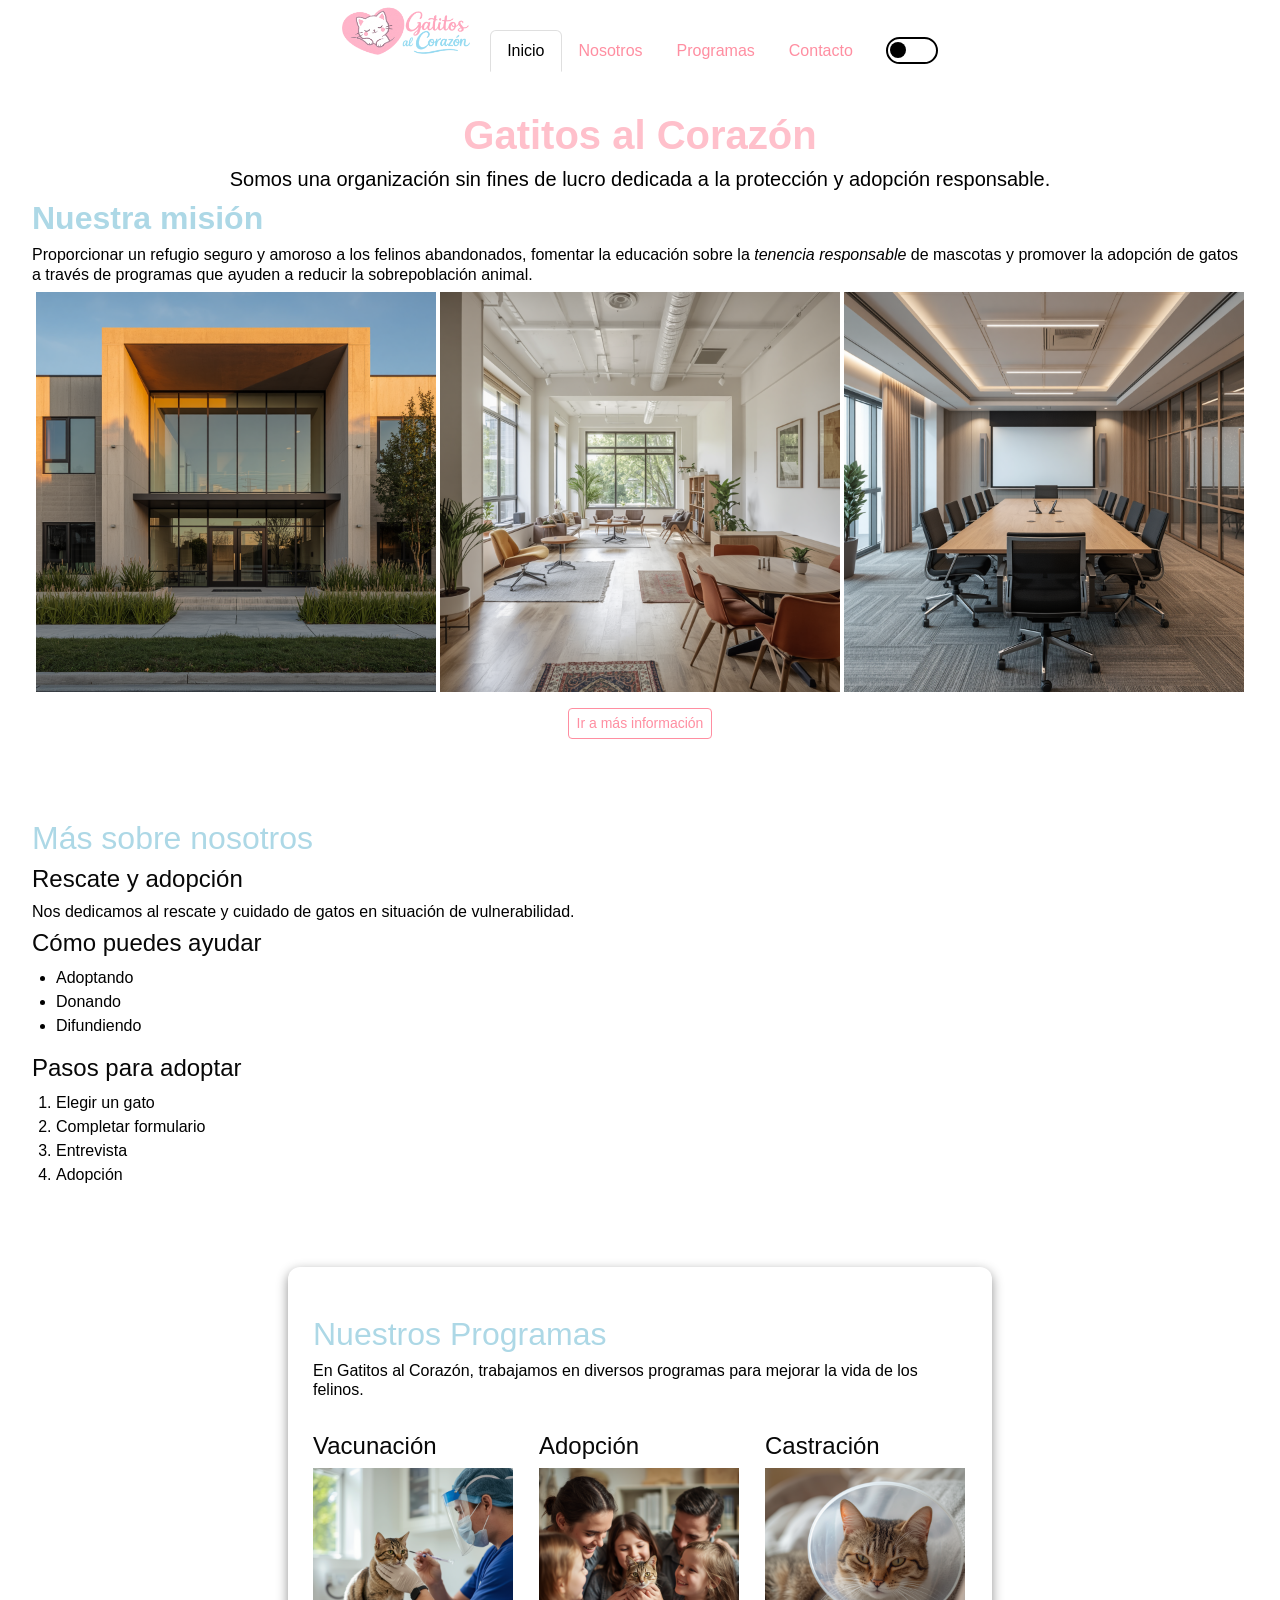
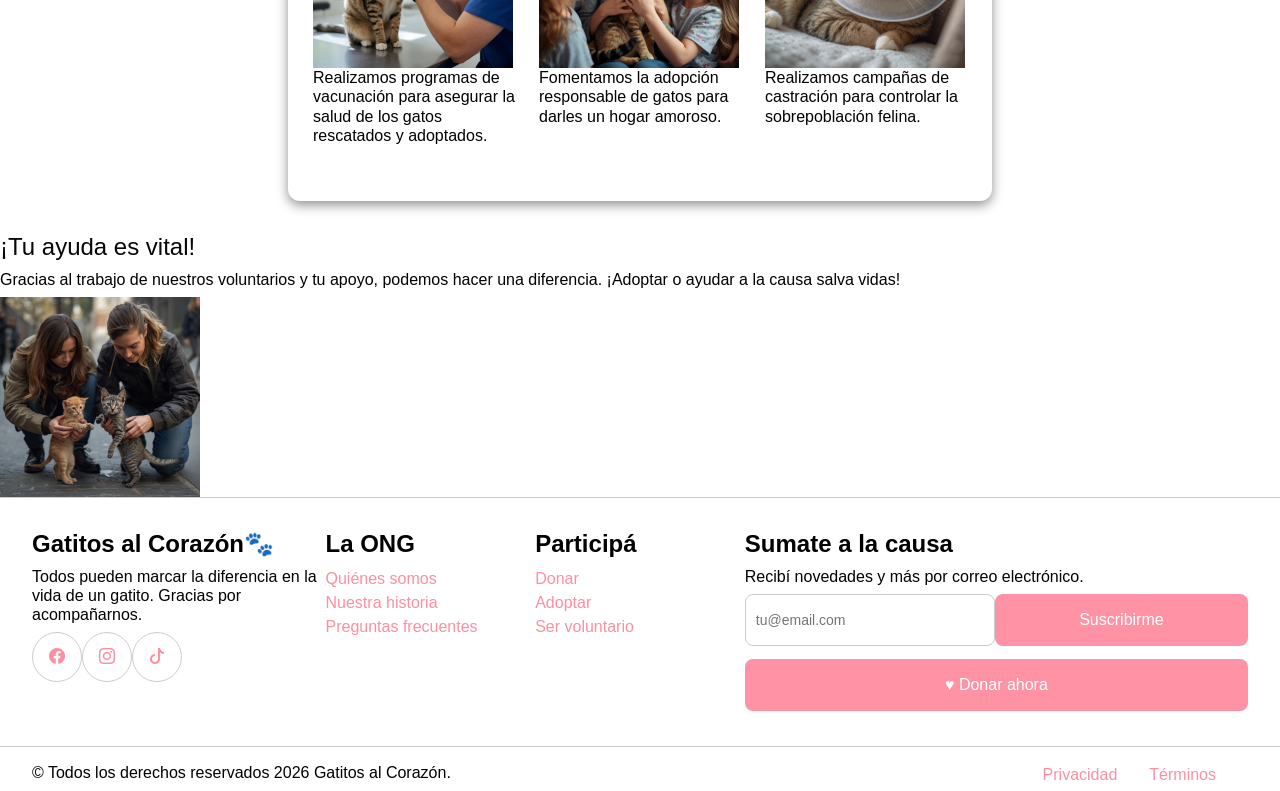
<file: index.html>
<!DOCTYPE html>
<html lang="es">
<head>
    <meta charset="UTF-8">
    <meta name="viewport" content="width=device-width, initial-scale=1.0">
    <title>Gatitos al Corazón | Inicio</title>
    <link rel="icon" type="image/png" href="multimedia/favicon.png">
    <link rel="stylesheet" href="https://cdn.jsdelivr.net/npm/bootstrap-icons@1.13.1/font/bootstrap-icons.min.css">
    <link href="https://cdn.jsdelivr.net/npm/bootstrap@5.1.3/dist/css/bootstrap.min.css" rel="stylesheet" integrity="sha384-1BmE4kWBq78iYhFldvKuhfTAU6auU8tT94WrHftjDbrCEXSU1oBoqyl2QvZ6jIW3" crossorigin="anonymous">
    <link rel="stylesheet" href="styles/style.css">
</head>
<body>

    <header class="sticky-top">
        <div class="header">
            <nav class="navbar-expand-lg" >
                <div class="card-header bg-header sticky-top">
                    <div class="collapse navbar-collapse justify-content-center">
                        <ul class="nav nav-tabs card-header-tabs">
                            <li><a href="index.html">
                                <img src="multimedia/logo.png" alt="GatitosAlCorazonLogo" class="nav-item logo">
                            </a></li>
                            <li class="nav-item"> <a class="nav-link active" aria-current="true" href="index.html">Inicio</a></li>
                            <li class="nav-item"> <a class="nav-link" href="nosotros.html">Nosotros</a></li>
                            <li class="nav-item"> <a class="nav-link" href="programas.html">Programas</a></li>
                            <li class="nav-item"><a class="nav-link" href="contacto.html">Contacto</a></li>
                            <li class="nav-item d-flex align-items-center">
                                <button class="btn-modo" id="btn-modo"></button>
                            </li>
                        </ul>
                    </div>
                    <button class="navbar-toggler" type="button" data-bs-toggle="collapse" 
                    data-bs-target="#navbarNav" aria-controls="navbarNav" 
                    aria-expanded="false" aria-label="Toggle navigation">Gatitos Al Corazón
                    <span class="navbar-toggler-icon"></span>
                    </button>
                    <div class="collapse d-lg-none bg-header" id="navbarNav">
                        <ul class="navbar-nav ms-auto bg-header">
                            <li class="nav-item"><a class="nav-link active" aria-current="true" href="index.html">Inicio</a></li>
                            <li class="nav-item"><a class="nav-link" href="nosotros.html">Nosotros</a></li>
                            <li class="nav-item"><a class="nav-link" href="programas.html">Programas</a></li>
                            <li class="nav-item"><a class="nav-link" href="contacto.html">Contacto</a></li>
                            <li class="nav-item">
                                <button class="btn-modo-mobile" id="btn-modo-mobile"></button>
                            </li>
                        </ul>
                    </div>
                </div>
            </nav>
        </div>
    </header>

    <main>
        <section id="inicio">
            <h1  class="text-center">Gatitos al Corazón</h1>
            <p class="lead text-center">Somos una organización sin fines de lucro dedicada a la protección y adopción responsable.</p>

            <h2><strong>Nuestra misión</strong></h2>
            <p>Proporcionar un refugio seguro y amoroso a los felinos abandonados, fomentar la educación sobre la <em>tenencia responsable</em> de mascotas y promover la adopción de gatos a través de programas que ayuden a reducir la sobrepoblación animal.</p>
            <div class="text-center">
                <img src="multimedia/exterior_ONG.jpg" alt="Fachada de Gatitos al Corazón - ONG" width="400">
                <img src="multimedia/interior_ONG.jpg" alt="Oficinas de Gatitos al Corazón - ONG" width="400">
                <img src="multimedia/sala_conferencia.jpg" alt="Sala conferencias de Gatitos al Corazón - ONG" width="400">
            </div>
            <div class="text-center"><a class="btn btn-outline btn-sm text-center" href="#info">Ir a más información</a></div>
        </section>

        <section id="info">
            <h2>Más sobre nosotros</h2>

            <article>
                <h3>Rescate y adopción</h3>
                <p>Nos dedicamos al rescate y cuidado de gatos en situación de vulnerabilidad.</p>
            </article>

            <article>
                <h3>Cómo puedes ayudar</h3>
                <ul>
                    <li>Adoptando</li>
                    <li>Donando</li>
                    <li>Difundiendo</li>
                </ul>

                <h3>Pasos para adoptar</h3>
                <ol>
                    <li>Elegir un gato</li>
                    <li>Completar formulario</li>
                    <li>Entrevista</li>
                    <li>Adopción</li>
                </ol>
            </article>
        </section>

        <section id="programas" class="container py-5">
            <div class="row mb-4">
                <div class="col-12">
                    <h2>Nuestros Programas</h2>
                    <p>En Gatitos al Corazón, trabajamos en diversos programas para mejorar la vida de los felinos.</p>
                </div>
            </div>
            
            <div class="row g-4">
                
                <div class="col-12 col-md-6 col-lg-4">
                    <div class="programa">
                        <h3>Vacunación</h3>
                        <img src="multimedia/gato_vacunado.jpg" alt="Programa de vacunación para gatos" width="200" class="img-fluid">
                        <p>Realizamos programas de vacunación para asegurar la salud de los gatos rescatados y adoptados.</p>
                    </div>
                </div>

                <div class="col-12 col-md-6 col-lg-4">
                    <div class="programa">
                        <h3>Adopción</h3>
                        <img src="multimedia/adopcion_gato.jpg" alt="Gatos disponibles para adopción" width="200" class="img-fluid">
                        <p>Fomentamos la adopción responsable de gatos para darles un hogar amoroso.</p>
                    </div>
                </div>

                <div class="col-12 col-md-6 col-lg-4">
                    <div class="programa">
                        <h3>Castración</h3>
                        <img src="multimedia/gato_posoperatorio.jpg" alt="Programa de castración para gatos" width="200" class="img-fluid">
                        <p>Realizamos campañas de castración para controlar la sobrepoblación felina.</p>
                    </div>
                </div>

            </div>
        </section>

        <aside>
            <h3>¡Tu ayuda es vital!</h3>
            <p>Gracias al trabajo de nuestros voluntarios y tu apoyo, podemos hacer una diferencia. ¡Adoptar o ayudar a la causa salva vidas!</p>
            <img src="multimedia/rescatando_gatitos.jpg" alt="Voluntarios ayudando en la ONG" width="200">
        </aside>
    </main>

    <footer class="footer">
    <div class="footer-contenedor" >
        <div class="footer-eslogan">
        <h2>Gatitos al Corazón🐾</h2>
        <p>
            Todos pueden marcar la diferencia en la vida de un gatito. Gracias por acompañarnos.
        </p>
        <ul class="footer-redes">
            <li><a class="icono-redes" href="https://www.facebook.com/" target="_blank" rel="noopener noreferrer"><i class="bi bi-facebook"></i></a></li>
            <li><a class="icono-redes" href="https://www.instagram.com/" target="_blank" rel="noopener noreferrer"><i class="bi bi-instagram"></i></a></li>
            <li><a class="icono-redes" href="https://www.tiktok.com/" target="_blank" rel="noopener noreferrer"><i class="bi bi-tiktok"></i></a></li>
        </ul>
        </div>
        <nav class="d-none d-md-block">
        <h2>La ONG</h2>
        <ul class="footer-enlaces">
            <li><a href="nosotros.html#equipo">Quiénes somos</a></li>
            <li><a href="nosotros.html#historia">Nuestra historia</a></li>
            <li><a href="contacto.html#faq">Preguntas frecuentes</a></li>
        </ul>
        </nav>
        <nav class="d-none d-md-block">
        <h2>Participá</h2>
        <ul class="footer-enlaces">
            <li><a href="#">Donar</a></li>
            <li><a href="programas.html#programas">Adoptar</a></li>
            <li><a href="nosotros.html">Ser voluntario</a></li>
        </ul>
        </nav>
        <div class="footer-novedades">
        <h2>Sumate a la causa</h2>
        <p>Recibí novedades y más por correo electrónico.</p>

        <form class="footer-form">
            <label for="email-footer"></label>
            <input type="email" id="email-footer" name="email" placeholder="tu@email.com" required>
            <button type="submit">Suscribirme</button>
        </form>
        <button type="button" class="boton-donar">♥ Donar ahora</button>
        </div>
    </div>
    <div class="footer-derechos">
        <p>© Todos los derechos reservados 2026 Gatitos al Corazón.</p>
        <ul>
        <li><a href="#">Privacidad</a></li>
        <li><a href="#">Términos</a></li>
        </ul>
    </div>
    </footer>

    <script src="https://cdn.jsdelivr.net/npm/bootstrap@5.1.3/dist/js/bootstrap.bundle.min.js" integrity="sha384-ka7Sk0Gln4gmtz2MlQnikT1wXgYsOg+OMhuP+IlRH9sENBO0LRn5q+8nbTov4+1p" crossorigin="anonymous"></script>
    <script src="js/main.js"></script> 
</body> 
</html>
</file>
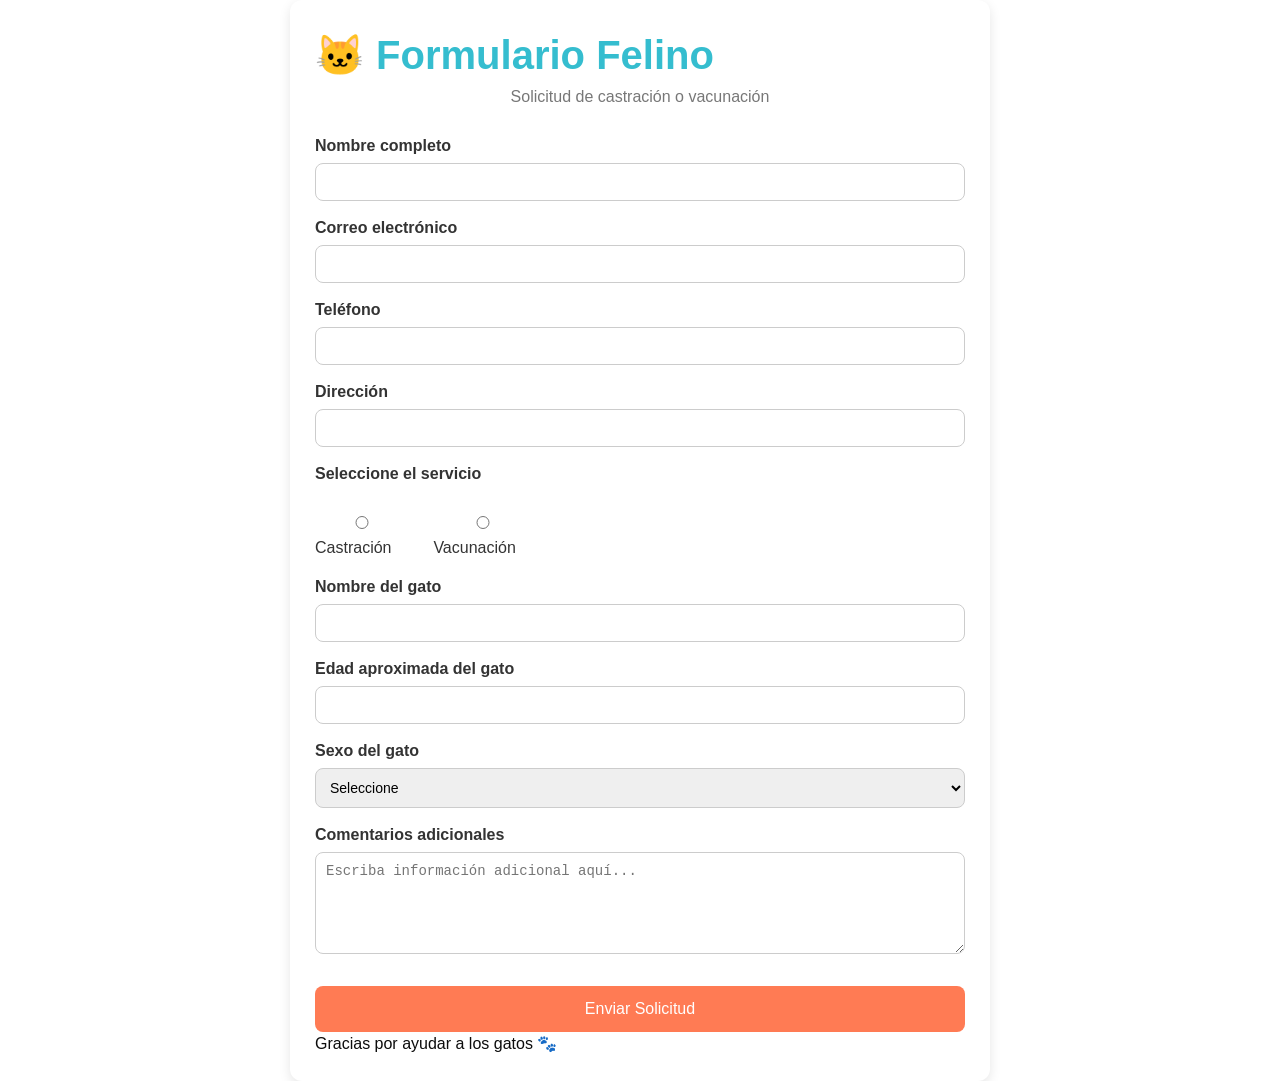
<file: formulario.html>
<!DOCTYPE html>
<html lang="es">
<head>
    <meta charset="UTF-8">
    <meta name="viewport" content="width=device-width, initial-scale=1.0">
    <link rel="stylesheet" href="style.css">
    <title>Gatitos al Corazón | Formulario</title>
    
</head>

<body>

  <div class="container">

    <h1>🐱 Formulario Felino</h1>
    <p class="subtitle">
      Solicitud de castración o vacunación
    </p>

    <form>

      <label for="nombre">Nombre completo</label>
      <input type="text" id="nombre" name="nombre" required>

      <label for="email">Correo electrónico</label>
      <input type="email" id="email" name="email" required>

      <label for="telefono">Teléfono</label>
      <input type="tel" id="telefono" name="telefono">

      <label for="direccion">Dirección</label>
      <input type="text" id="direccion" name="direccion">

      <label>Seleccione el servicio</label>

      <div class="radio-group">

        <label>
          <input type="radio" name="servicio" value="castracion">
          Castración
        </label>

        <label>
          <input type="radio" name="servicio" value="vacunacion">
          Vacunación
        </label>
      </div>

      <label for="nombreGato">Nombre del gato</label>
      <input type="text" id="nombreGato" name="nombreGato">

      <label for="edad">Edad aproximada del gato</label>
      <input type="text" id="edad" name="edad">

      <label for="sexo">Sexo del gato</label>
      <select id="sexo" name="sexo">
        <option value="">Seleccione</option>
        <option value="macho">Macho</option>
        <option value="hembra">Hembra</option>
      </select>

      <label for="comentarios">Comentarios adicionales</label>
      <textarea
        id="comentarios"
        name="comentarios"
        rows="5"
        placeholder="Escriba información adicional aquí..."
      ></textarea>

      <button type="submit">
        Enviar Solicitud
      </button>

    </form>

    <div class="footer">
      Gracias por ayudar a los gatos 🐾
    </div>

  </div>

</body>

</html>
</file>
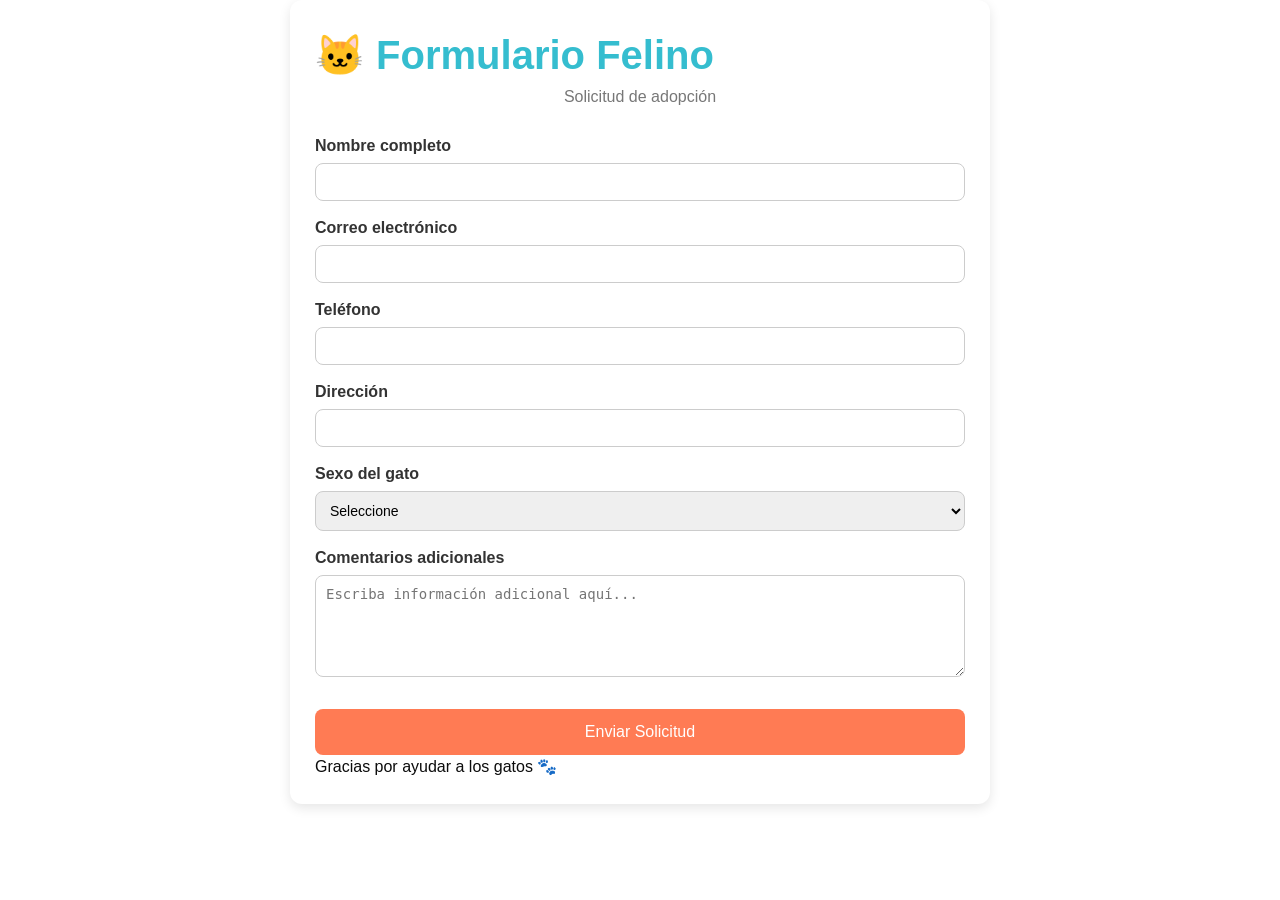
<file: formulario1.html>
<!DOCTYPE html>
<html lang="es">
<head>
    <meta charset="UTF-8">
    <meta name="viewport" content="width=device-width, initial-scale=1.0">
    <link rel="stylesheet" href="style.css">
    <title>Gatitos al Corazón | Formulario</title>
</head>

<body>

  <div class="container">

    <h1>🐱 Formulario Felino</h1>
    <p class="subtitle">
      Solicitud de adopción
    </p>

    <form>

      <label for="nombre">Nombre completo</label>
      <input type="text" id="nombre" name="nombre" required>

      <label for="email">Correo electrónico</label>
      <input type="email" id="email" name="email" required>

      <label for="telefono">Teléfono</label>
      <input type="tel" id="telefono" name="telefono">

      <label for="direccion">Dirección</label>
      <input type="text" id="direccion" name="direccion">


      <label for="sexo">Sexo del gato</label>
      <select id="sexo" name="sexo">
        <option value="">Seleccione</option>
        <option value="macho">Macho</option>
        <option value="hembra">Hembra</option>
      </select>

      <label for="comentarios">Comentarios adicionales</label>
      <textarea
        id="comentarios"
        name="comentarios"
        rows="5"
        placeholder="Escriba información adicional aquí..."
      ></textarea>

      <button type="submit">
        Enviar Solicitud
      </button>

    </form>

    <div class="footer">
      Gracias por ayudar a los gatos 🐾
    </div>

  </div>

</body>

</html>
</file>
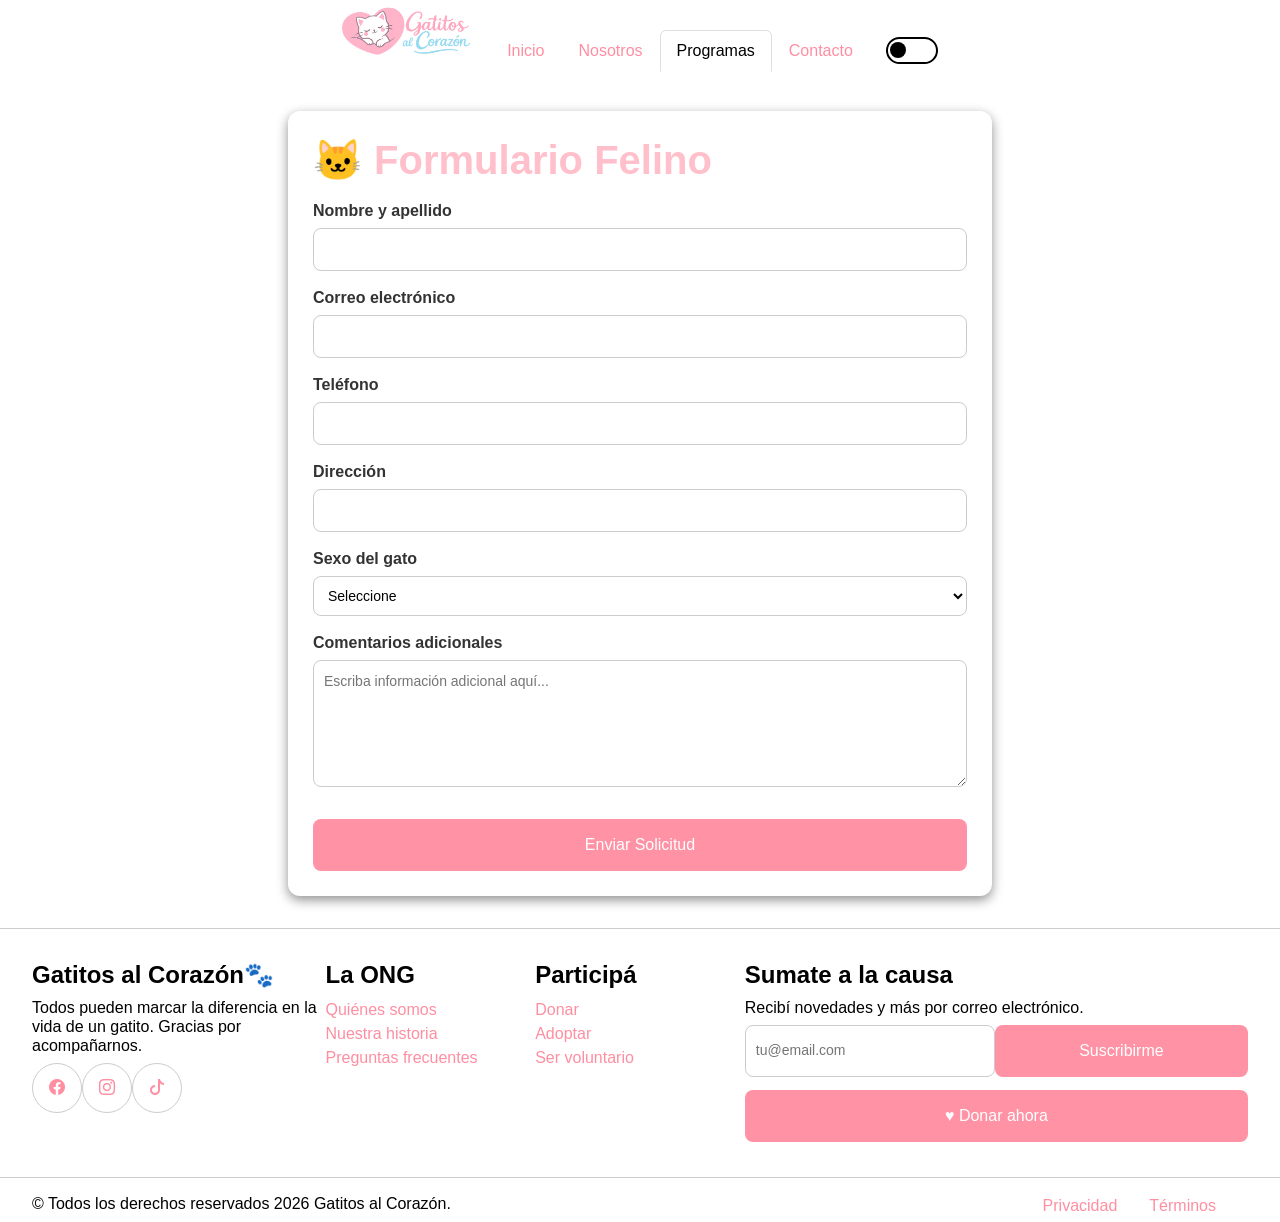
<file: formularioAdopcion.html>
<!DOCTYPE html>
<html lang="es">
<head>
    <meta charset="UTF-8">
    <meta name="viewport" content="width=device-width, initial-scale=1.0">
    <title>Gatitos al Corazón | Form</title>
    <link rel="icon" type="image/png" href="multimedia/favicon.png">
    <link rel="stylesheet" href="https://cdn.jsdelivr.net/npm/bootstrap-icons@1.13.1/font/bootstrap-icons.min.css">
    <link href="https://cdn.jsdelivr.net/npm/bootstrap@5.1.3/dist/css/bootstrap.min.css" rel="stylesheet" integrity="sha384-1BmE4kWBq78iYhFldvKuhfTAU6auU8tT94WrHftjDbrCEXSU1oBoqyl2QvZ6jIW3" crossorigin="anonymous">
    <link rel="stylesheet" href="styles/style.css">
</head>
<body>

    <header class="sticky-top">
        <div class="header">
            <nav class="navbar-expand-lg" >
                <div class="card-header bg-header sticky-top">
                    <div class="collapse navbar-collapse justify-content-center">
                        <ul class="nav nav-tabs card-header-tabs">
                            <li><a href="index.html">
                                <img src="multimedia/logo.png" alt="GatitosAlCorazonLogo" class="nav-item logo">
                            </a></li>
                            <li class="nav-item"> <a class="nav-link" href="index.html">Inicio</a></li>
                            <li class="nav-item"> <a class="nav-link" href="nosotros.html">Nosotros</a></li>
                            <li class="nav-item"> <a class="nav-link active" aria-current="true" href="programas.html">Programas</a></li>
                            <li class="nav-item"><a class="nav-link" href="contacto.html">Contacto</a></li>
                            <li class="nav-item d-flex align-items-center">
                                <button class="btn-modo" id="btn-modo"></button>
                            </li>
                        </ul>
                    </div>
                    <button class="navbar-toggler" type="button" data-bs-toggle="collapse" 
                    data-bs-target="#navbarNav" aria-controls="navbarNav" 
                    aria-expanded="false" aria-label="Toggle navigation">Gatitos Al Corazón
                    <span class="navbar-toggler-icon"></span>
                    </button>
                    <div class="collapse d-lg-none bg-header" id="navbarNav">
                        <ul class="navbar-nav ms-auto bg-header">
                            <li class="nav-item"><a class="nav-link" href="index.html">Inicio</a></li>
                            <li class="nav-item"><a class="nav-link" href="nosotros.html">Nosotros</a></li>
                            <li class="nav-item"><a class="nav-link active" aria-current="true" href="programas.html">Programas</a></li>
                            <li class="nav-item"><a class="nav-link" href="contacto.html">Contacto</a></li>
                            <li class="nav-item">
                                <button class="btn-modo-mobile" id="btn-modo-mobile"></button>
                            </li>
                        </ul>
                    </div>
                </div>
            </nav>
        </div>
    </header>
<main>
  <div class="container">

    <h1>🐱 Formulario Felino</h1>
    
    <form id="formulario" novalidate>

      <label for="nombreApellido">Nombre y apellido</label>
      <input type="text" id="nombreApellido" name="nombreApellido" required>
      <span id="errorNombre"></span>

      <label for="email">Correo electrónico</label>
      <input type="email" id="email" name="email" required>
      <span id="errorEmail"></span>

      <label for="telefono">Teléfono</label>
      <input type="tel" id="telefono" name="telefono">

      <label for="direccion">Dirección</label>
      <input type="text" id="direccion" name="direccion">


      <label for="sexo">Sexo del gato</label>
      <select id="sexo" name="sexo">
        <option value="">Seleccione</option>
        <option value="macho">Macho</option>
        <option value="hembra">Hembra</option>
      </select>

      <label for="comentarios">Comentarios adicionales</label>
      <textarea
        id="comentarios"
        name="comentarios"
        rows="5"
        placeholder="Escriba información adicional aquí..."
      ></textarea>
      <button type="submit">
        Enviar Solicitud
      </button>
    </form>
  </div>
</main>
    <footer class="footer">
    <div class="footer-contenedor" >
        <div class="footer-eslogan">
        <h2>Gatitos al Corazón🐾</h2>
        <p>
            Todos pueden marcar la diferencia en la vida de un gatito. Gracias por acompañarnos.
        </p>
        <ul class="footer-redes">
            <li><a class="icono-redes" href="https://www.facebook.com/" target="_blank" rel="noopener noreferrer"><i class="bi bi-facebook"></i></a></li>
            <li><a class="icono-redes" href="https://www.instagram.com/" target="_blank" rel="noopener noreferrer"><i class="bi bi-instagram"></i></a></li>
            <li><a class="icono-redes" href="https://www.tiktok.com/" target="_blank" rel="noopener noreferrer"><i class="bi bi-tiktok"></i></a></li>
        </ul>
        </div>
        <nav class="d-none d-md-block">
        <h2>La ONG</h2>
        <ul class="footer-enlaces">
            <li><a href="nosotros.html#equipo">Quiénes somos</a></li>
            <li><a href="nosotros.html#historia">Nuestra historia</a></li>
            <li><a href="contacto.html#faq">Preguntas frecuentes</a></li>
        </ul>
        </nav>
        <nav class="d-none d-md-block">
        <h2>Participá</h2>
        <ul class="footer-enlaces">
            <li><a href="#">Donar</a></li>
            <li><a href="programas.html#programas">Adoptar</a></li>
            <li><a href="nosotros.html">Ser voluntario</a></li>
        </ul>
        </nav>
        <div class="footer-novedades">
        <h2>Sumate a la causa</h2>
        <p>Recibí novedades y más por correo electrónico.</p>

        <form class="footer-form">
            <label for="email-footer"></label>
            <input type="email" id="email-footer" name="email" placeholder="tu@email.com" required>
            <button type="submit">Suscribirme</button>
        </form>
        <button type="button" class="boton-donar">♥ Donar ahora</button>
        </div>
    </div>
    <div class="footer-derechos">
        <p>© Todos los derechos reservados 2026 Gatitos al Corazón.</p>
        <ul>
        <li><a href="#">Privacidad</a></li>
        <li><a href="#">Términos</a></li>
        </ul>
    </div>
    </footer>
    <script src="https://cdn.jsdelivr.net/npm/bootstrap@5.1.3/dist/js/bootstrap.bundle.min.js" integrity="sha384-ka7Sk0Gln4gmtz2MlQnikT1wXgYsOg+OMhuP+IlRH9sENBO0LRn5q+8nbTov4+1p" crossorigin="anonymous"></script>
    <script src="js/main.js"></script> 
</body>
</html>
</file>
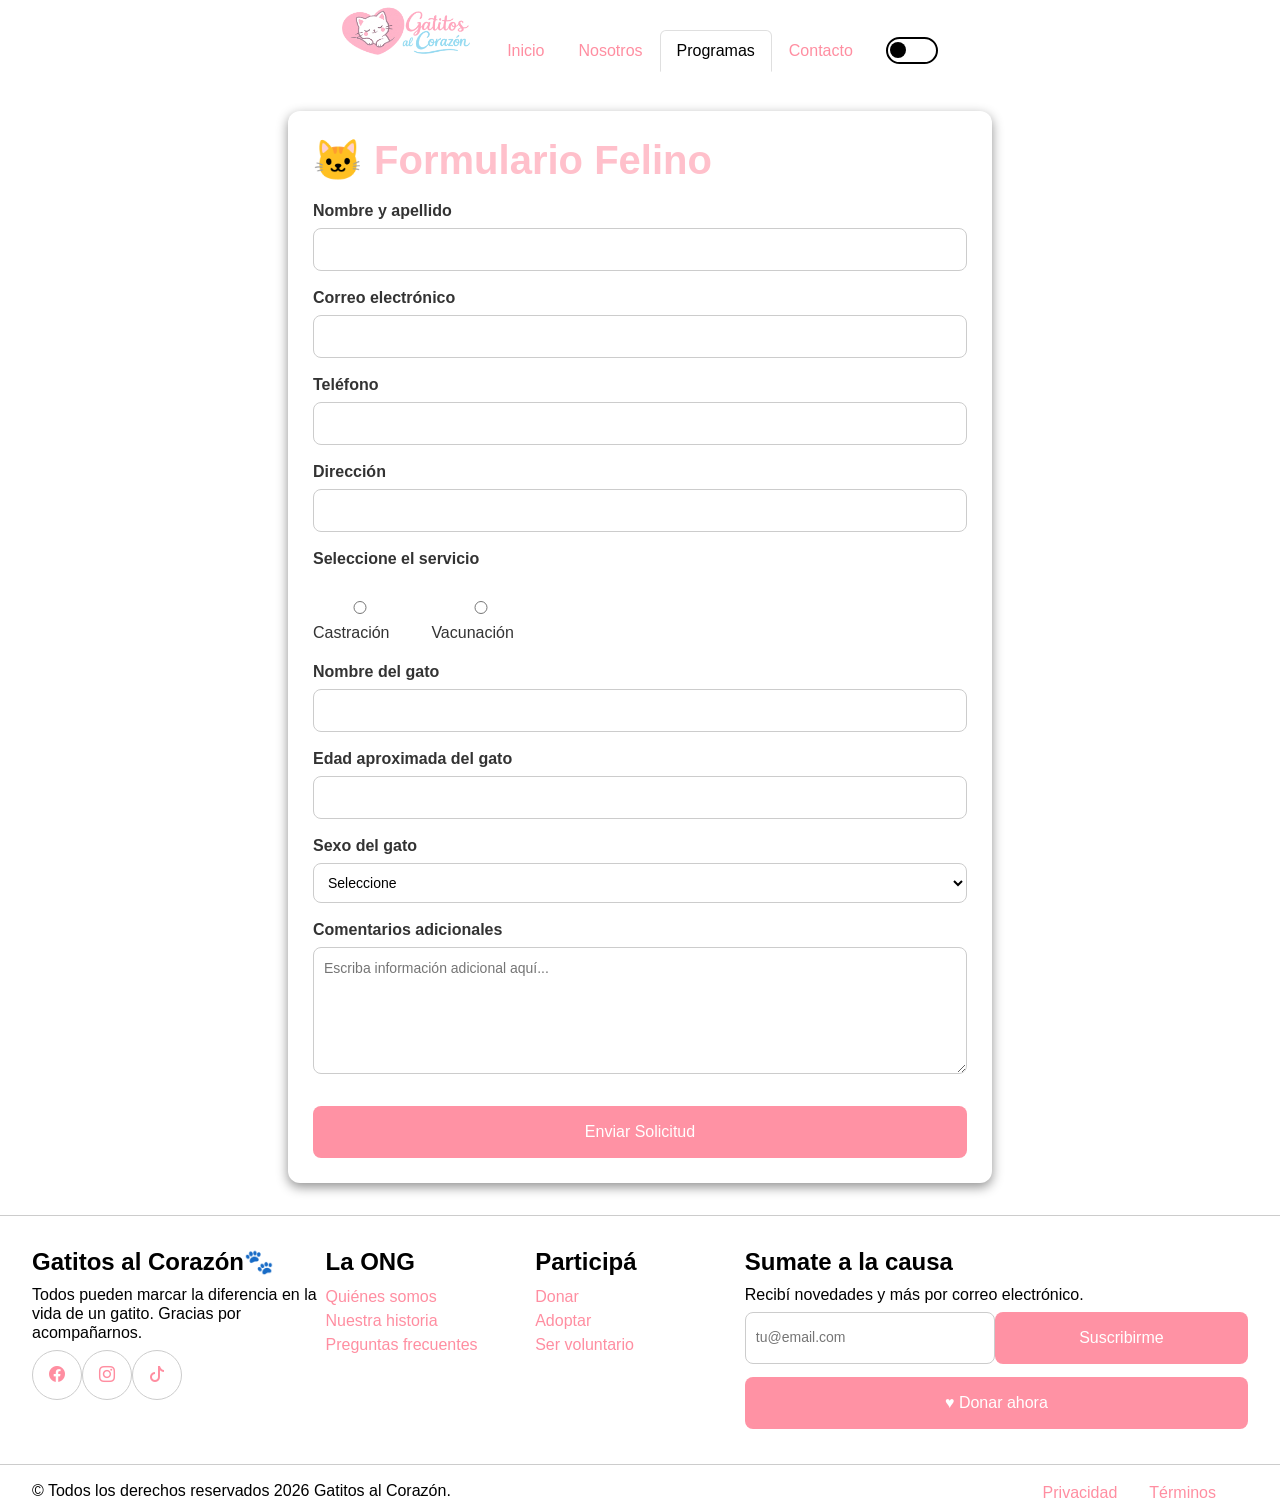
<file: formularioCast-Vacu.html>
<!DOCTYPE html>
<html lang="es">
<head>
    <meta charset="UTF-8">
    <meta name="viewport" content="width=device-width, initial-scale=1.0">
    <title>Gatitos al Corazón | Form</title>
    <link rel="icon" type="image/png" href="multimedia/favicon.png">
    <link rel="stylesheet" href="https://cdn.jsdelivr.net/npm/bootstrap-icons@1.13.1/font/bootstrap-icons.min.css">
    <link href="https://cdn.jsdelivr.net/npm/bootstrap@5.1.3/dist/css/bootstrap.min.css" rel="stylesheet" integrity="sha384-1BmE4kWBq78iYhFldvKuhfTAU6auU8tT94WrHftjDbrCEXSU1oBoqyl2QvZ6jIW3" crossorigin="anonymous">
    <link rel="stylesheet" href="styles/style.css">
</head>
<body>
    <header class="sticky-top">
        <div class="header">
            <nav class="navbar-expand-lg" >
                <div class="card-header bg-header sticky-top">
                    <div class="collapse navbar-collapse justify-content-center">
                        <ul class="nav nav-tabs card-header-tabs">
                            <li><a href="index.html">
                                <img src="multimedia/logo.png" alt="GatitosAlCorazonLogo" class="nav-item logo">
                            </a></li>
                            <li class="nav-item"> <a class="nav-link" href="index.html">Inicio</a></li>
                            <li class="nav-item"> <a class="nav-link" href="nosotros.html">Nosotros</a></li>
                            <li class="nav-item"> <a class="nav-link active" aria-current="true" href="programas.html">Programas</a></li>
                            <li class="nav-item"><a class="nav-link" href="contacto.html">Contacto</a></li>
                            <li class="nav-item d-flex align-items-center">
                                <button class="btn-modo" id="btn-modo"></button>
                            </li>
                        </ul>
                    </div>
                    <button class="navbar-toggler" type="button" data-bs-toggle="collapse" 
                    data-bs-target="#navbarNav" aria-controls="navbarNav" 
                    aria-expanded="false" aria-label="Toggle navigation">Gatitos Al Corazón
                    <span class="navbar-toggler-icon"></span>
                    </button>
                    <div class="collapse d-lg-none bg-header" id="navbarNav">
                        <ul class="navbar-nav ms-auto bg-header">
                            <li class="nav-item"><a class="nav-link" href="index.html">Inicio</a></li>
                            <li class="nav-item"><a class="nav-link" href="nosotros.html">Nosotros</a></li>
                            <li class="nav-item"><a class="nav-link active" aria-current="true" href="programas.html">Programas</a></li>
                            <li class="nav-item"><a class="nav-link" href="contacto.html">Contacto</a></li>
                            <li class="nav-item">
                                <button class="btn-modo-mobile" id="btn-modo-mobile"></button>
                            </li>
                        </ul>
                    </div>
                </div>
            </nav>
        </div>
    </header>
<main>
  <div class="container">

    <h1>🐱 Formulario Felino</h1>
   
    <form id="formulario" novalidate>

      <label for="nombreApellido">Nombre y apellido</label>
      <input type="text" id="nombreApellido" name="nombreApellido" required>
      <span id="errorNombre"></span>

      <label for="email">Correo electrónico</label>
      <input type="email" id="email" name="email" required>
      <span id="errorEmail"></span>

      <label for="telefono">Teléfono</label>
      <input type="tel" id="telefono" name="telefono">

      <label for="direccion">Dirección</label>
      <input type="text" id="direccion" name="direccion">

      <label>Seleccione el servicio</label>

      <div class="radio-group">
        
        <label>
          <input type="radio" name="servicio" value="castracion">
          Castración
        </label>

        <label>
          <input type="radio" name="servicio" value="vacunacion">
          Vacunación
        </label>
      </div>

      <label for="nombreGato">Nombre del gato</label>
      <input type="text" id="nombreGato" name="nombreGato">

      <label for="edad">Edad aproximada del gato</label>
      <input type="text" id="edad" name="edad">

      <label for="sexo">Sexo del gato</label>
      <select id="sexo" name="sexo">
        <option value="">Seleccione</option>
        <option value="macho">Macho</option>
        <option value="hembra">Hembra</option>
      </select>

      <label for="comentarios">Comentarios adicionales</label>
      <textarea
        id="comentarios"
        name="comentarios"
        rows="5"
        placeholder="Escriba información adicional aquí..."
      ></textarea>
      <button type="submit">
        Enviar Solicitud
      </button>
    </form>
  </div>
</main>
    <footer class="footer">
    <div class="footer-contenedor" >
        <div class="footer-eslogan">
        <h2>Gatitos al Corazón🐾</h2>
        <p>
            Todos pueden marcar la diferencia en la vida de un gatito. Gracias por acompañarnos.
        </p>
        <ul class="footer-redes">
            <li><a class="icono-redes" href="https://www.facebook.com/" target="_blank" rel="noopener noreferrer"><i class="bi bi-facebook"></i></a></li>
            <li><a class="icono-redes" href="https://www.instagram.com/" target="_blank" rel="noopener noreferrer"><i class="bi bi-instagram"></i></a></li>
            <li><a class="icono-redes" href="https://www.tiktok.com/" target="_blank" rel="noopener noreferrer"><i class="bi bi-tiktok"></i></a></li>
        </ul>
        </div>
        <nav class="d-none d-md-block">
        <h2>La ONG</h2>
        <ul class="footer-enlaces">
            <li><a href="nosotros.html#equipo">Quiénes somos</a></li>
            <li><a href="nosotros.html#historia">Nuestra historia</a></li>
            <li><a href="contacto.html#faq">Preguntas frecuentes</a></li>
        </ul>
        </nav>
        <nav class="d-none d-md-block">
        <h2>Participá</h2>
        <ul class="footer-enlaces">
            <li><a href="#">Donar</a></li>
            <li><a href="programas.html#programas">Adoptar</a></li>
            <li><a href="nosotros.html">Ser voluntario</a></li>
        </ul>
        </nav>
        <div class="footer-novedades">
        <h2>Sumate a la causa</h2>
        <p>Recibí novedades y más por correo electrónico.</p>

        <form class="footer-form">
            <label for="email-footer"></label>
            <input type="email" id="email-footer" name="email" placeholder="tu@email.com" required>
            <button type="submit">Suscribirme</button>
        </form>
        <button type="button" class="boton-donar">♥ Donar ahora</button>
        </div>
    </div>
    <div class="footer-derechos">
        <p>© Todos los derechos reservados 2026 Gatitos al Corazón.</p>
        <ul>
        <li><a href="#">Privacidad</a></li>
        <li><a href="#">Términos</a></li>
        </ul>
    </div>
    </footer>
    <script src="https://cdn.jsdelivr.net/npm/bootstrap@5.1.3/dist/js/bootstrap.bundle.min.js" integrity="sha384-ka7Sk0Gln4gmtz2MlQnikT1wXgYsOg+OMhuP+IlRH9sENBO0LRn5q+8nbTov4+1p" crossorigin="anonymous"></script> 
    <script src="js/main.js"></script> 
</body>
</html>
</file>
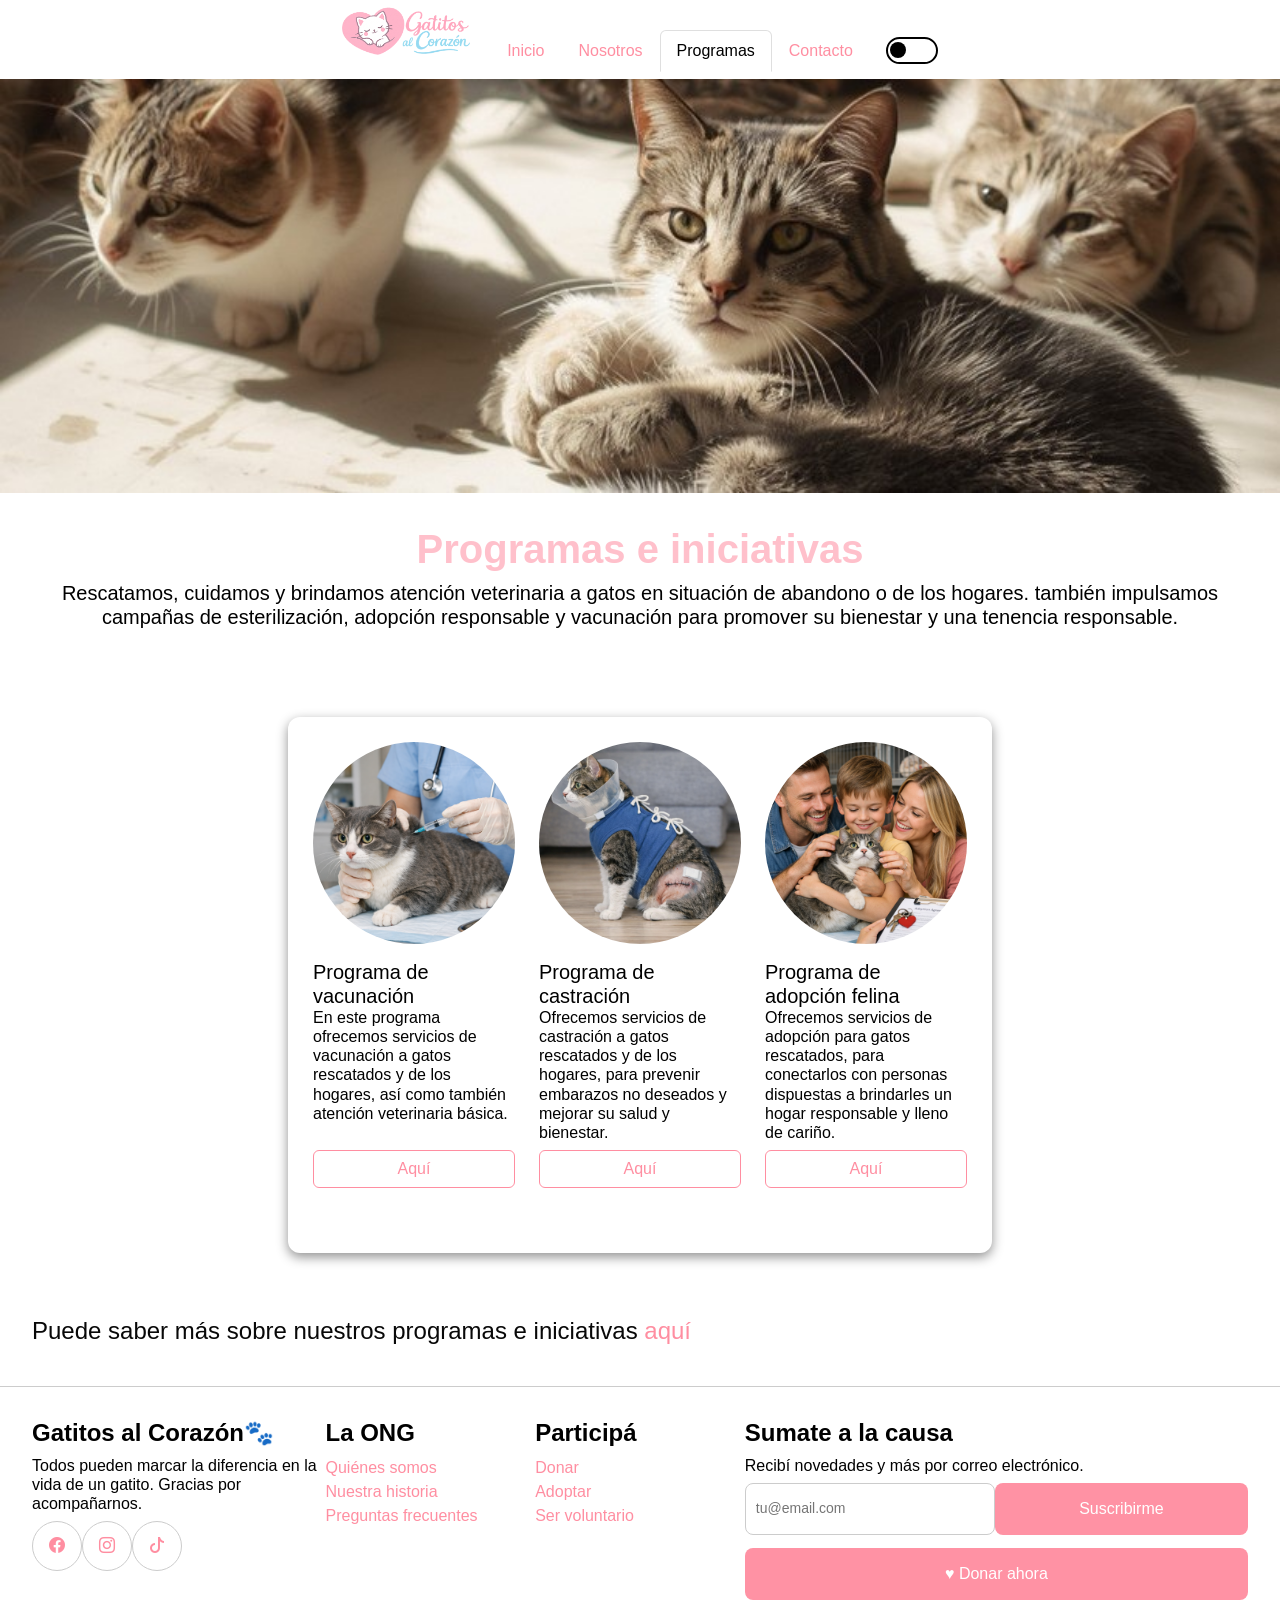
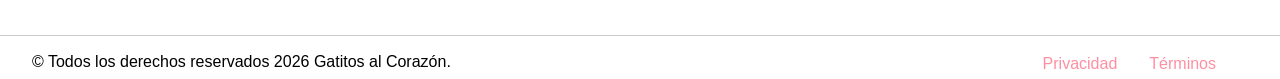
<file: programas.html>
<!DOCTYPE html>
<html lang="es">
<head>
    <meta charset="UTF-8">
    <meta name="viewport" content="width=device-width, initial-scale=1.0">
    <title>Gatitos al Corazón | Programas</title>
    <link rel="icon" type="image/png" href="multimedia/favicon.png">
    <link rel="stylesheet" href="https://cdn.jsdelivr.net/npm/bootstrap-icons@1.13.1/font/bootstrap-icons.min.css">
    <link href="https://cdn.jsdelivr.net/npm/bootstrap@5.1.3/dist/css/bootstrap.min.css" rel="stylesheet" integrity="sha384-1BmE4kWBq78iYhFldvKuhfTAU6auU8tT94WrHftjDbrCEXSU1oBoqyl2QvZ6jIW3" crossorigin="anonymous">
    <link rel="stylesheet" href="styles/style.css">
</head>
<body>

    <header class="sticky-top">
        <div class="header">
            <nav class="navbar-expand-lg" >
                <div class="card-header bg-header sticky-top">
                    <div class="collapse navbar-collapse justify-content-center">
                        <ul class="nav nav-tabs card-header-tabs">
                            <li><a href="index.html">
                                <img src="multimedia/logo.png" alt="GatitosAlCorazonLogo" class="nav-item logo">
                            </a></li>
                            <li class="nav-item"> <a class="nav-link" href="index.html">Inicio</a></li>
                            <li class="nav-item"> <a class="nav-link"  href="nosotros.html">Nosotros</a></li>
                            <li class="nav-item"> <a class="nav-link active" aria-current="true" href="programas.html">Programas</a></li>
                            <li class="nav-item"><a class="nav-link" href="contacto.html">Contacto</a></li>
                            <li class="nav-item d-flex align-items-center">
                                <button class="btn-modo" id="btn-modo"></button>
                            </li>
                        </ul>
                    </div>
                    <button class="navbar-toggler" type="button" data-bs-toggle="collapse" 
                    data-bs-target="#navbarNav" aria-controls="navbarNav" 
                    aria-expanded="false" aria-label="Toggle navigation">Gatitos Al Corazón
                    <span class="navbar-toggler-icon"></span>
                    </button>
                    <div class="collapse d-lg-none bg-header" id="navbarNav">
                        <ul class="navbar-nav ms-auto bg-header">
                            <li class="nav-item"><a class="nav-link" href="index.html">Inicio</a></li>
                            <li class="nav-item"><a class="nav-link" href="nosotros.html">Nosotros</a></li>
                            <li class="nav-item"><a class="nav-link active" aria-current="true" href="programas.html">Programas</a></li>
                            <li class="nav-item"><a class="nav-link" href="contacto.html">Contacto</a></li>
                            <li class="nav-item">
                                <button class="btn-modo-mobile" id="btn-modo-mobile"></button>
                            </li>
                        </ul>
                    </div>
                </div>
            </nav>
        </div>
    </header>

    <main>
     <img class="banner" src="multimedia/muchos_gatos.jpg" alt="varios gatos reunidos">   
     <section>
        <h1 class="text-center">Programas e iniciativas</h1>
        <p class="text-center lead">Rescatamos, cuidamos y brindamos atención veterinaria a gatos en situación de abandono o de los hogares.
            también impulsamos campañas de esterilización, adopción responsable y vacunación para promover su bienestar y una tenencia responsable.
        </p>
    </section>
    <section id="programas" class="container mt-5">
    <div class="row align-items-stretch">
        <div class="col-md-4 mb-4">
            <div class="d-flex flex-column h-100">
                <img src="multimedia/gato_siendo_vacunado.png" class="card-img-top rounded-circle" alt="Programa de vacunación para gatos">
                <div class="form-container flex-grow-1 d-flex flex-column">
                    <h2 class="h5 card-title">Programa de vacunación</h2>
                    <p class="card-text">En este programa ofrecemos servicios de vacunación a gatos rescatados y de los hogares, así como también atención veterinaria básica.</p>
                    <a href="formularioCast-Vacu.html" class="btn btn-outline mt-auto" target="_blank" rel="noopener noreferrer">Aquí</a>
                </div>
            </div>
        </div>
        <div class="col-md-4 mb-4">
            <div class="d-flex flex-column h-100">
                <img src="multimedia/gato_operado.png" class="card-img-top rounded-circle" alt="Programa de castración para gatos">
                <div class="form-container flex-grow-1 d-flex flex-column">
                    <h2 class="h5 card-title">Programa de castración</h2>
                    <p class="card-text">Ofrecemos servicios de castración a gatos rescatados y de los hogares, para prevenir embarazos no deseados y mejorar su salud y bienestar.</p>
                    <a href="formularioCast-Vacu.html" class="btn btn-outline mt-auto" target="_blank" rel="noopener noreferrer">Aquí</a>
                </div>
            </div>
        </div>
        <div class="col-md-4 mb-4">
            <div class="d-flex flex-column h-100">
                <img src="multimedia/gato_siendo_adoptado.png" class="card-img-top rounded-circle" alt="Programa de adopción para gatos">
                <div class="form-container flex-grow-1 d-flex flex-column">
                    <h2 class="h5 card-title">Programa de adopción felina</h2>
                    <p class="card-text">Ofrecemos servicios de adopción para gatos rescatados, para conectarlos con personas dispuestas a brindarles un hogar responsable y lleno de cariño.</p>
                    <a href="formularioAdopcion.html" class="btn btn-outline mt-auto" target="_blank" rel="noopener noreferrer">Aquí</a>
                </div>
            </div>
        </div>
    </div>
     </section>
     <section><h3>Puede saber más sobre nuestros programas e iniciativas <a href="contacto.html">aquí</a></h3></section>


    </main>
    <footer class="footer">
    <div class="footer-contenedor" >
        <div class="footer-eslogan">
        <h2>Gatitos al Corazón🐾</h2>
        <p>
            Todos pueden marcar la diferencia en la vida de un gatito. Gracias por acompañarnos.
        </p>
        <ul class="footer-redes">
            <li><a class="icono-redes" href="https://www.facebook.com/" target="_blank" rel="noopener noreferrer"><i class="bi bi-facebook"></i></a></li>
            <li><a class="icono-redes" href="https://www.instagram.com/" target="_blank" rel="noopener noreferrer"><i class="bi bi-instagram"></i></a></li>
            <li><a class="icono-redes" href="https://www.tiktok.com/" target="_blank" rel="noopener noreferrer"><i class="bi bi-tiktok"></i></a></li>
        </ul>
        </div>
        <nav class="d-none d-md-block">
        <h2>La ONG</h2>
        <ul class="footer-enlaces">
            <li><a href="nosotros.html#equipo">Quiénes somos</a></li>
            <li><a href="nosotros.html#historia">Nuestra historia</a></li>
            <li><a href="contacto.html#faq">Preguntas frecuentes</a></li>
        </ul>
        </nav>
        <nav class="d-none d-md-block">
        <h2>Participá</h2>
        <ul class="footer-enlaces">
            <li><a href="#">Donar</a></li>
            <li><a href="programas.html#programas">Adoptar</a></li>
            <li><a href="nosotros.html">Ser voluntario</a></li>
        </ul>
        </nav>
        <div class="footer-novedades">
        <h2>Sumate a la causa</h2>
        <p>Recibí novedades y más por correo electrónico.</p>

        <form class="footer-form">
            <label for="email-footer"></label>
            <input type="email" id="email-footer" name="email" placeholder="tu@email.com" required>
            <button type="submit">Suscribirme</button>
        </form>
        <button type="button" class="boton-donar">♥ Donar ahora</button>
        </div>
    </div>
    <div class="footer-derechos">
        <p>© Todos los derechos reservados 2026 Gatitos al Corazón.</p>
        <ul>
        <li><a href="#">Privacidad</a></li>
        <li><a href="#">Términos</a></li>
        </ul>
    </div>
    </footer>

    <script src="https://cdn.jsdelivr.net/npm/bootstrap@5.1.3/dist/js/bootstrap.bundle.min.js" integrity="sha384-ka7Sk0Gln4gmtz2MlQnikT1wXgYsOg+OMhuP+IlRH9sENBO0LRn5q+8nbTov4+1p" crossorigin="anonymous"></script>  
    <script src="js/main.js"></script> 
</body>
</html>
</file>
<file: styles/style.css>
/* 1. Variables CSS */
:root {
  /* Colores */
  --color-principal: white;       /* negro para franja del logo */
  --color-secundario: white; /* fondo general blanco */
  --color-texto: black;   /* texto principal */
  --color-enlace: #ff8ea1;          /* enlaces */

  /* Colores de títulos por nivel */
  --color-h1: pink;
  --color-h2: lightblue;
  --color-h3: #080808;
  /* Variables de componentes*/
  --color-container-bg: white;
  --color-label: #333;
  --color-input-bg: white;
  --color-input-border: #ccc;
  --color-input-texto: #000;
  --color-subtitle: #777;
  /* Variables para remplazar algunos colores en el header del bootstrap*/
  --color-neon-header: pink;
  --color-line-header: rgba(0,0,0,.125);
  --color-tb-header: #e9ecef #e9ecef #dee2e6;
  /* Color para botón*/
  --color-boton: rgb(255, 146, 164);
  --color-boton-click: rgb(255, 100, 191);
  /* Tipografía */
  --fuente-principal: 'Roboto', sans-serif;
  --tamano-h1: 2.5rem;
  --tamano-h2: 2rem;
  --tamano-h3: 1.5rem;
  --tamano-texto: 1rem;
  /* Espaciado */
  --margen-seccion: 2rem;
  --padding-general: 1rem;

  /* Variables modo-oscuro */
  /* Variables modo-oscuro */
  /* Colores */
  --color-principal-dark-mode: #1e1e1e;
  --color-secundario-dark-mode: #1e1e1e;;
  --color-texto-dark-mode: #f0f0f0;
  --color-enlace-dark-mode: pink;
  /* Colores de títulos por nivel */
  --color-h1-dark-mode: pink;
  --color-h2-dark-mode: lightblue;
  --color-h3-dark-mode: #e0e0e0;
  /* Variables de componentes*/
  --color-container-bg-dark-mode: #0000001c;
  --color-label-dark-mode: #cccccc;
  --color-input-bg-dark-mode: #2a2a2a;
  --color-input-border-dark-mode: #555555;
  --color-input-texto-dark-mode: #f0f0f0;
  --color-subtitle-dark-mode: #aaaaaa;
  /* Variables para remplazar algunos colores en el header del bootstrap*/
  --color-line-header-dark-mode: rgba(255,255,255,.125);
  --color-neon-header-dark-mode: rgba(255, 0, 212, 0.623);
  --color-tb-header-dark-mode: rgba(255, 255, 255, 0.075) rgba(255, 255, 255, 0.075) rgba(255, 255, 255, 0);
  /* Color para botón*/
  --color-boton-dark-mode: rgb(255, 146, 164);
  --color-boton-click-dark-mode: rgb(255, 111, 135);
}
/*Comportamiento modo-oscuro*/
.oscuro {
  --color-principal: var(--color-principal-dark-mode);
  --color-secundario: var(--color-secundario-dark-mode);
  --color-texto: var(--color-texto-dark-mode);
  --color-enlace: var(--color-enlace-dark-mode);
  --color-h1: var(--color-h1-dark-mode);
  --color-h2: var(--color-h2-dark-mode);
  --color-h3: var(--color-h3-dark-mode);
  /* Variables adicionales para formularios y componentes */
  --color-container-bg: var(--color-container-bg-dark-mode);
  --color-label: var(--color-label-dark-mode);
  --color-input-bg: var(--color-input-bg-dark-mode);
  --color-input-border: var(--color-input-border-dark-mode);
  --color-input-texto: var(--color-input-texto-dark-mode);
  --color-subtitle: var(--color-subtitle-dark-mode);
  --color-line-header: var(--color-line-header-dark-mode);
  --color-neon-header: var(--color-neon-header-dark-mode);
  --color-tb-header: var(--color-tb-header-dark-mode);
  --color-boton: var(--color-boton-dark-mode);
  --color-boton-click: var(--color-boton-click-dark-mode);
  }
/* 2. Reset básico */
* {
  box-sizing: border-box;
  margin: 0;
  padding: 0;
}
/* 3. Tipografía global y body */
body {
  font-family: var(--fuente-principal);
  font-size: var(--tamano-texto);
  color: var(--color-texto);
  background-color: var(--color-secundario);
  line-height: 1.5;
}
/* 4. Encabezados */
h1{
  font-size: var(--tamano-h1);
  color: var(--color-h1); 
  font-weight: bold;
}
h1:hover{
  text-shadow: 0px 4px 12px var(--color-neon-header);
}
h2{
  font-size: var(--tamano-h2);
  color: var(--color-h2); 
}
h3{ 
  font-size: var(--tamano-h3);
  color: var(--color-h3);
}
/* 6. Listas básicas */
ul, ol{
  padding-left: 1.5rem;
}
/* 7. Imágenes responsive */
img {
  max-width: 100%;
  height: auto;
}
.banner{
 width: 100%;
}
/* Responsive: menú vertical en pantallas pequeñas */
@media (max-width: 768px) {
  .footer-redes{
    flex-direction: row;
  }
  .footer-contenedor{
    grid-template-columns: 1fr 2fr !important;
  }
}

/*Parte de Iara*/
section {
  position: relative;
  padding: 2rem;
} 
/*estilo del mapa*/
.mapa iframe {
  width: 380px;
  max-width: 380px;
  height: 260px;
  box-shadow: 0 2px 6px var(--color-enlace);
  margin: 1rem auto 1rem auto;
}
.list-group-item{
  color: var(--color-texto);
  border: 1px solid rgba(255, 255, 255, 0) !important;
}
p {
  color: var(--color-texto);
  font-size: var(--tamano-texto);
margin-top: 0;
  margin-bottom: .5rem;
  font-weight: 500;
  line-height: 1.2;
}
/* estilo del contenedor del section en nosotros.html*/
.nosotros-container{
  position: relative;
  max-width: 90%;
  margin: 2rem auto 2rem auto;
  background: var(--color-container-bg);
  padding: 25px;
  border-radius: 12px;
  box-shadow: 0 2px 12px rgba(0, 0, 0, 0.199);
}
/* formularios */

/* estilo del contenedor del formulario*/
.container{
  max-width: 44rem;
  margin: 2rem auto 2rem auto;
  background: var(--color-container-bg);
  padding: 25px;
  border-radius: 12px;
  box-shadow: 0 4px 12px rgba(0, 0, 0, 0.438);
}
.form-container{
  margin-top: 1rem;
}
/*Arregla card de bootstrap en el modo oscurdo*/
.card{
  border: 1px solid var(--color-texto) !important;
  background-color: transparent;
}
.card-body{
  border: 1px solid var(--color-texto) !important;
}
/* estilo para el subtítulo del formulario*/
.subtitle{
  text-align: center;
  color: var(--color-subtitle);
  margin-bottom: 25px;
}
/* estilos para las etiquetas y campos del formulario*/
label{
  display: block;
  margin-top: 15px;
  font-weight: bold;
  color: var(--color-label);
}
/* estilos para los campos de entrada, áreas de texto y selectores*/
input, select, textarea{
  width: 100%;
  padding: 10px;
  margin-top: 5px;
  border: 1px solid var(--color-input-border);
  border-radius: 8px;
  box-sizing: border-box;
  font-size: 14px;
  background-color: var(--color-input-bg);
  color: var(--color-input-texto);
}
/* permitir que el área de texto se redimensione verticalmente, pero no horizontalmente*/
textarea{
  resize: vertical;
}
/* estilos para el grupo de botones de opción */
.radio-group{
  margin-top: 10px;
}
/* estilos para las etiquetas dentro del grupo de botones de opción */
.radio-group label{
  display: inline-block;
  margin-right: 20px;
  font-weight: normal;
}

/* estilos para los botones de opción */
button{
  width: 100%;
  margin-top: 25px;
  padding: 14px;
  background: var(--color-boton);
  border: none;
  color: white;
  font-size: 16px;
  border-radius: 8px;
  cursor: pointer;
  transition: 0.3s;
}

/* efecto hover para el botón de envío */
button:hover{
  background: var(--color-boton-click);
}


/* Header, footer y :hover*/
/*Header background*/
.bg-header {
  background-color: var(--color-principal) !important;
  border-bottom-color: var(--color-line-header) !important;
}

/*Linea pequeña debajo del header para que quede bonito (a mi me gusta(yo eugexd))*/
.header{
  border-bottom: solid 8px var(--color-principal);
}
.logo {
    width: 8rem;
    height: auto;
    margin-top: -22px;
    margin-right: 20px;
}
.logo:hover {
    filter: drop-shadow(0 -4px 6px var(--color-neon-header));
}
li.nav-item{
  text-align: center;
  margin-top: 10px;
}

a.active{
  color: var(--color-input-texto) !important;
  background-color: rgba(0, 0, 0, 0.187);
}

.nav-tabs .nav-link.active {
  color: var(--color-texto) !important;
  background-color: var(--color-principal) !important;
}
/*Modificaciones del border del tab activo de bootstrap*/
.nav-tabs .nav-item.show .nav-link, .nav-tabs .nav-link.active {
    border-color:  var(--color-line-header)  var(--color-line-header)  rgba(0, 0, 0, 0) !important;
}
.nav-tabs .nav-link:hover {
  border-color: var(--color-tb-header);
}
.card-header-tabs{
  border-top: solid var(--color-principal) 20px;
}
.navbar-toggler{
  background-color: #ffb4c9;
}
.navbar-toggler:hover{
  background-color: #ff7ba0;
}
a {
  color: var(--color-enlace) !important;
  text-decoration: none !important;
}
a:hover {
  color: var(--color-boton-click) !important;
  font-weight: bold;
}
.bg-principal {
  background-color: var(--color-secundario) !important;
}
/* Button modo-oscuro responsivo*/
.btn-modo-mobile{
    all: unset;
    position: relative;
    width: 3rem;
    height: 1.4rem;
    border: 2px solid var(--color-texto);
    border-radius: 2em;
}
.btn-modo-mobile::after {
    content: "";
    position: absolute;
    border-radius: 50%;
    top: 0.15rem;
    left: 0.15rem;
    width: 1rem;
    height: 1rem;
    background-color: var(--color-texto);
    transition: left 300ms;
}
.oscuro .btn-modo-mobile::after {
    left: 1.6rem;
}
.btn-modo-mobile:hover {
  background-color: #00000000;
}
.btn-modo {
    all: unset;
    position: relative;
    width: 3rem;
    height: 1.4rem;
    border: 2px solid var(--color-texto);
    border-radius: 2em;
    margin-left: 1rem;
}
.btn-modo::after {
    content: "";
    position: absolute;
    border-radius: 50%;
    top: 0.15rem;
    left: 0.15rem;
    width: 1rem;
    height: 1rem;
    background-color: var(--color-texto);
    transition: left 300ms;
}
.oscuro .btn-modo::after {
    left: 1.6rem;
}
.btn-modo:hover {
  background-color: #00000000;
}


/* Fondo y tipografía general del footer */
.footer{
  border-top: 1px solid var(--color-input-border);
  background-color: var(--color-principal);
  padding: 2rem 2rem 0rem;
}

.footer h2{
  font-size: 1.5rem;
  font-weight: bold;
  color: var(--color-texto);
}

/* Textos secundarios en gris */
.footer p{
  color: var(--color-texto);
  font-size: 1rem;
}

/* Grilla de 4 columnas */
.footer-contenedor {
  display: grid;
  grid-template-columns: 1.4fr 1fr 1fr 2.4fr;
  margin-bottom: 1rem;
}

.footer-eslogan{
  max-width: 20rem;
  margin-bottom: 3rem;
}

/* Listas sin estilos */
.footer-redes,
.footer-derechos ul,
.footer-enlaces{
  list-style: none;
  padding: 0;
  margin: 0;
}

/* Redes en fila */
.footer-redes{
  display: flex;
}

/* Círculo para cada ícono de red social */
.icono-redes{
  display: flex;
  align-items: center;
  justify-content: center;
  width: 50px;
  height: 50px;
  border-radius: 50%;
  border: 1px solid var(--color-input-border);
  font-size: 1rem;
}

/* Input y botón en fila */
.footer-form{
  display: flex; 
  margin-bottom: 0.8rem;
}

/* Les da la misma altura al input y el botón */
.footer-form input,
.footer-form button,
.boton-donar {
  margin-top: 0px;
}

/* Barra legal: copyright a la izquierda, terminos y privacidad a la derecha */
.footer-derechos{
  background-color: var(--color-principal);
  display: flex;
  justify-content: space-between;
  border-top: 1px solid var(--color-input-border);
/*Pongo esto de abajo porque no se me ocurre otra manera para que quede bien la linea. porque sino queda dentro del bloque footer y no ocupa la pantalla.*/
  padding-top: 1rem;
  margin-left: -2rem;
  margin-right: -2rem;
  padding-left: 2rem;
  padding-right: 2rem;
}

.footer-derechos ul, 
.footer-derechos a{
  display: flex;
  margin: 0px 1rem 0px;
}


/* =========================================
2. Hero Banner (Texto superpuesto)
========================================= */
.custom-hero-container {
  position: relative; /* Cumple: Contenedor padre con position relative */
  width: 100%;
}

.custom-hero-overlay {
  position: absolute; /* Cumple: Texto superpuesto con position absolute */
  top: 50%;           /* Movemos al 50% de la altura del contenedor padre */
  left: 50%;          /* Movemos al 50% del ancho del contenedor padre */
  transform: translate(-50%, -50%); /* Centrado perfecto usando CSS */
  
  /* Estilos cosméticos adicionales */
  text-align: center;
  background-color: rgba(0, 0, 0, 0.6); /* Fondo oscuro semitransparente para garantizar que se lea el texto */
  padding: 2rem;
  border-radius: 10px;
  width: 80%;
  max-width: 600px;
}

/* =========================================
   3. Badges, Íconos sobre imágenes y botones
   ========================================= */
a.btn-primary,a.btn-secondary {
  color: var(--color-texto) !important;
}
a.btn-primary:hover,a.btn-secondary:hover {
  color: var(--color-texto) !important;
  text-decoration: none !important;
}
.btn-primary,.btn-secondary {
  background-color: var(--color-boton);
  border-color: var(--color-boton);
}
.btn-primary:hover,.btn-secondary:hover {
  background-color: var(--color-boton-click);
  border-color: var(--color-boton-click);
}
.btn-outline{
  border-color: var(--color-enlace);
  margin-top: 1rem;
  margin-bottom: 1rem;
}
a.btn-outline:hover{
  border-color: var(--color-boton-click);
  text-decoration: none !important;
}
.custom-image-wrapper {
  position: relative; /* El contenedor de la imagen ES el ancla para el badge */
}
.custom-badge {
  position: absolute; /* Cumple: Etiqueta superpuesta a la imagen usando absolute */
  top: 15px;          /* Distancia desde arriba */
  right: 15px;        /* Distancia desde la derecha */
  
  /* Estilos cosméticos del badge */
  padding: 0.5em 1em;
  border-radius: 20px;
  font-weight: bold;
  font-size: 0.9rem;
  box-shadow: 0 4px 6px rgba(0, 0, 0, 0.2);
}
/* Main.js estilos */
#errorNombre,#errorEmail,#errorServicio {
  color: red;
  font-size: 14px;
  display: block;
  margin-top: 5px;
}
</file>
<file: style.css>
/* 1. Variables CSS */
:root {
    /* Colores */
    --color-principal: #080808;       /* negro para franja del logo */
    --color-secundario: white; /* fondo general blanco */
    --color-texto: rgb(12, 12, 12);   /* texto principal */
    --color-enlace: #fcafe2;          /* enlaces */
    --color-footer: #222222;          /* fondo del footer */

    /* Colores de títulos por nivel */
    --color-h1: #35bdcf;
    --color-h2: #5be97f;
    --color-h3: #080808;

    /* Tipografía */
    --fuente-principal: 'Roboto', sans-serif;
    --tamano-h1: 2.5rem;
    --tamano-h2: 2rem;
    --tamano-h3: 1.5rem;
    --tamano-texto: 1rem;

    /* Espaciado */
    --margen-seccion: 2rem;
    --padding-general: 1rem;
}

/* 2. Reset básico */
* {
    box-sizing: border-box;
    margin: 0;
    padding: 0;
}

/* 3. Tipografía global y body */
body {
    font-family: var(--fuente-principal);
    font-size: var(--tamano-texto);
    color: var(--color-texto);
    background-color: var(--color-secundario);
    line-height: 1.5;
}

/* 4. Encabezados */
h1 { font-size: var(--tamano-h1); color: var(--color-h1); }
h2 { font-size: var(--tamano-h2); color: var(--color-h2); }
h3 { font-size: var(--tamano-h3); color: var(--color-h3); }


/* 6. Listas básicas */
ul, ol {
    padding-left: 1.5rem;
}

/* 7. Imágenes responsive */
img {
    max-width: 100%;
    height: auto;
}
/* Responsive: menú vertical en pantallas pequeñas */
@media (max-width: 768px) {
    header {
        flex-direction: column;
        align-items: flex-start;
    }

    nav ul {
        flex-direction: column;
        gap: 0.5rem;
        width: 100%;
    }

    .logo-container {
        margin-bottom: 1rem;
    }
}

/*Parte de Iara*/
section {
    padding: 20px;
} 

h1 {
    color: var(--color-h1);
    font-size: var(--tamano-h1);
}
h2 {
    color: var(--color-h2);
    font-size: var(--tamano-h2);
}
p {
    color: var(--color-texto);
    font-size: var(--tamano-texto);
}

/* Header, footer y a:hover*/
.logo {
    width: 15%;
    margin-left: 1rem;
}

#footer {
    background-color: var(--color-footer);
    margin-top: 50px;
}
.redes-sociales {
    display: flex;
    justify-content: center;
    margin: 20px 0;
}

.redes-sociales li {
    list-style: none;
    margin-right: 15px;
}

.redes-sociales li a {
    text-decoration: none;
}

.redes-sociales li a i {
    font-size: 30px;
}
a {
    color: var(--color-enlace);
    text-decoration: none;
}
a:hover {
    text-decoration: underline;
    color: var(--color-texto);
}
 
/* formularios */
  
  /* estilo del contenedor del formulario*/
    .container{
      max-width: 700px;
      margin: auto;
      background: white;
      padding: 25px;
      border-radius: 12px;
      box-shadow: 0 4px 12px rgba(0,0,0,0.1);
    }

  /* estilo para el subtítulo del formulario*/
    .subtitle{
      text-align: center;
      color: #777;
      margin-bottom: 25px;
    }

   /* estilos para las etiquetas y campos del formulario*/
    label{
      display: block;
      margin-top: 15px;
      font-weight: bold;
      color: #333;
    }

   /* estilos para los campos de entrada, áreas de texto y selectores*/
    input,
    select,
    textarea{
      width: 100%;
      padding: 10px;
      margin-top: 5px;
      border: 1px solid #ccc;
      border-radius: 8px;
      box-sizing: border-box;
      font-size: 14px;
    }

    /* permitir que el área de texto se redimensione verticalmente, pero no horizontalmente*/
    textarea{
      resize: vertical;
    }

   /* estilos para el grupo de botones de opción */
    .radio-group{
      margin-top: 10px;
    }

    /* estilos para las etiquetas dentro del grupo de botones de opción */
    .radio-group label{
      display: inline-block;
      margin-right: 20px;
      font-weight: normal;
    }

    /* estilos para los botones de opción */
    button{
      width: 100%;
      margin-top: 25px;
      padding: 14px;
      background: #ff7b54;
      border: none;
      color: white;
      font-size: 16px;
      border-radius: 8px;
      cursor: pointer;
      transition: 0.3s;
    }

    /* efecto hover para el botón de envío */
    button:hover{
      background: #ff6333;
    }



/* HEADER */
.bg-secundario {
    background-color: var(--color-principal) !important;
}
.bg-principal {
    background-color: var(--color-secundario) !important;
}

/*/* =========================================
   1. Header Sticky (Fijado en la parte superior)
   ========================================= */
.custom-sticky-header {
  position: sticky; /* Cumple: El elemento se queda visible al hacer scroll */
  top: 0;           /* Se ancla al borde superior de la pantalla */
  z-index: 1050;    /* Mantiene el header por encima del resto del contenido (Bootstrap usa 1050 para navbars) */
}

/* =========================================
   2. Hero Banner (Texto superpuesto)
   ========================================= */
.custom-hero-container {
  position: relative; /* Cumple: Contenedor padre con position relative */
  width: 100%;
  overflow: hidden;
}

.custom-hero-overlay {
  position: absolute; /* Cumple: Texto superpuesto con position absolute */
  top: 50%;           /* Movemos al 50% de la altura del contenedor padre */
  left: 50%;          /* Movemos al 50% del ancho del contenedor padre */
  transform: translate(-50%, -50%); /* Centrado perfecto usando CSS */
  
  /* Estilos cosméticos adicionales */
  text-align: center;
  background-color: rgba(0, 0, 0, 0.6); /* Fondo oscuro semitransparente para garantizar que se lea el texto */
  padding: 2rem;
  border-radius: 10px;
  width: 80%;
  max-width: 600px;
}

/* =========================================
   3. Badges e Íconos sobre imágenes
   ========================================= */
.custom-image-wrapper {
  position: relative; /* El contenedor de la imagen ES el ancla para el badge */
}

.custom-badge {
  position: absolute; /* Cumple: Etiqueta superpuesta a la imagen usando absolute */
  top: 15px;          /* Distancia desde arriba */
  right: 15px;        /* Distancia desde la derecha */
  
  /* Estilos cosméticos del badge */
  padding: 0.5em 1em;
  border-radius: 20px;
  font-weight: bold;
  font-size: 0.9rem;
  box-shadow: 0 4px 6px rgba(0, 0, 0, 0.2);
}
body.oscuro { 
background-color: #1a1a1a; 
color: #f5f5f5; 
}

/* Main.js estilos */

#errorNombre,#errorEmail,#errorServicio {
  color: red;
  font-size: 14px;
  display: block;
  margin-top: 5px;
}
</file>
